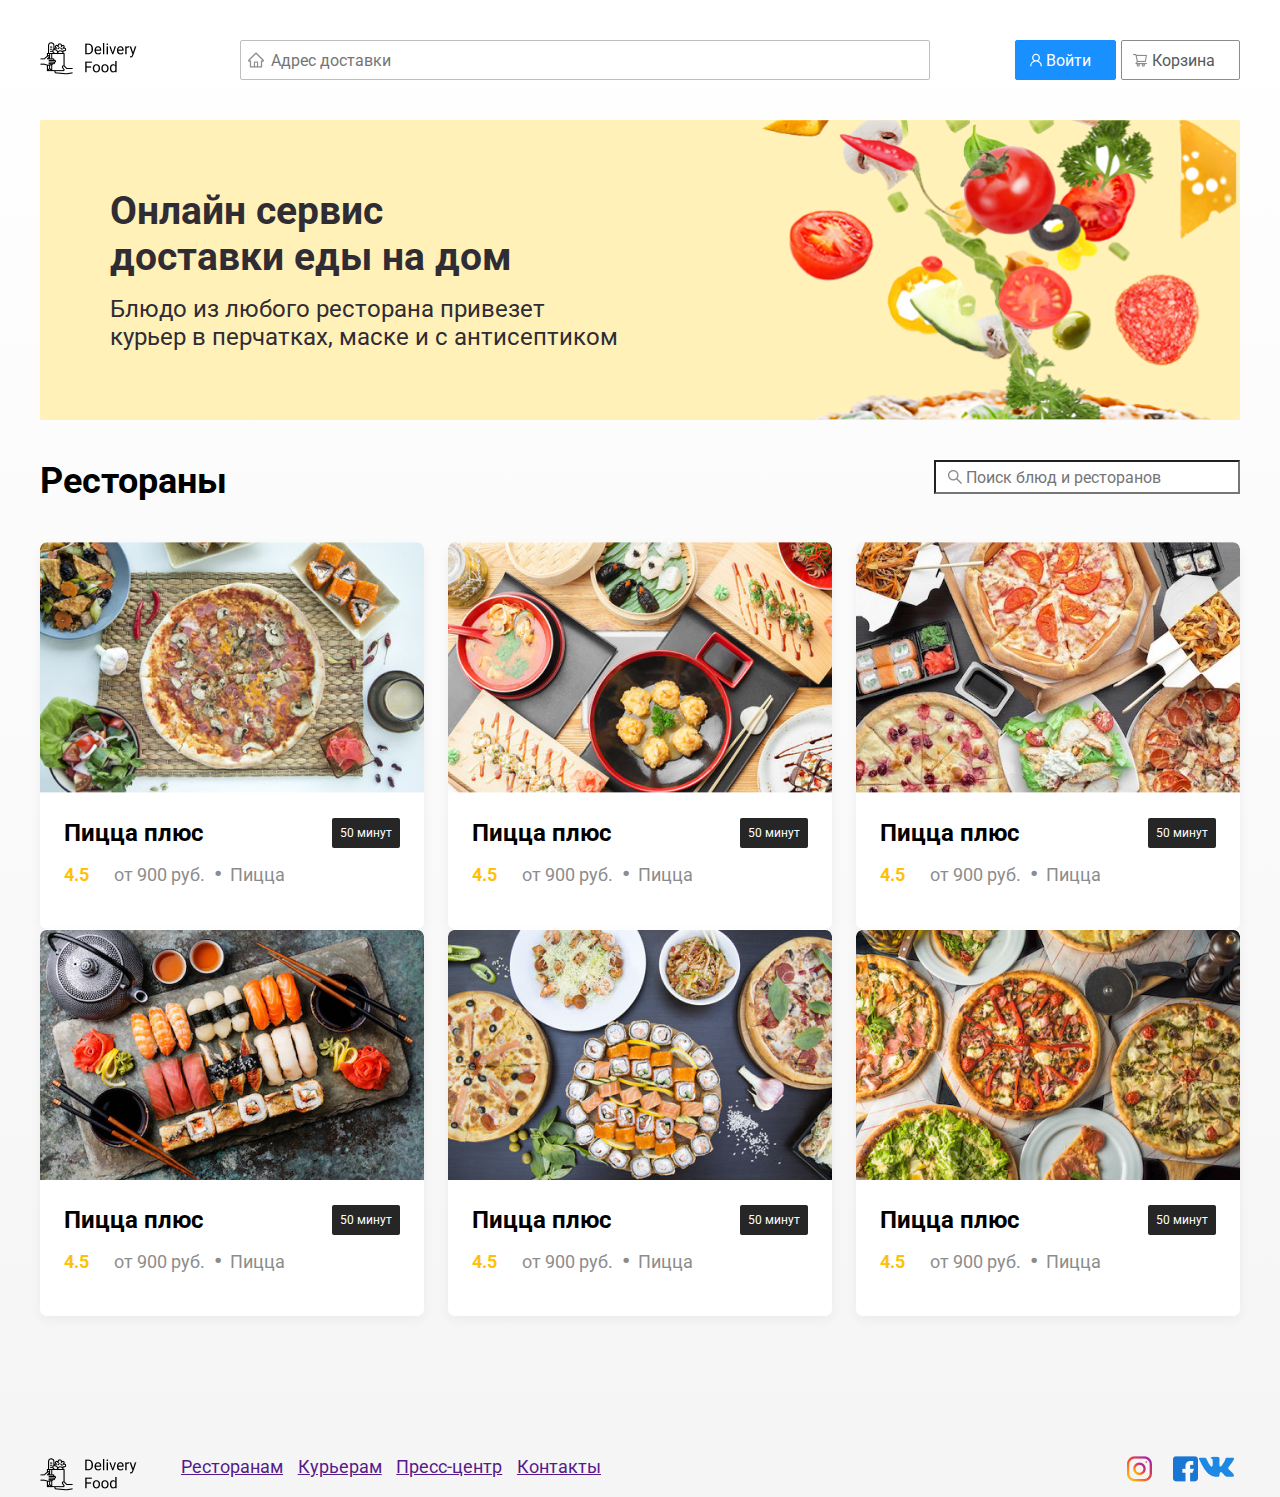
<file: deliveryFood/index.html>
<!DOCTYPE html>
<html lang="ru">

<head>
    <meta charset="UTF-8">
    <meta http-equiv="X-UA-Compatible" content="IE=edge">
    <meta name="viewport" content="width=device-width, initial-scale=1.0">
    <title>DeliverFood-Kotova Pavla Sergeevna</title>
    <link rel="stylesheet" href='assets/css/style.css'>

</head>

<body>
    <div class="container">
        <header class="header">
            <div class="header_logo">
                <img src="assets/images/logo.png" alt="">
            </div>
            <div class="header_adress ">
                <input class="form-control" type="text" placeholder="Адрес доставки">
            </div>
            <div class="header_buttons">
                <a href="#" class="btn btn-blue">Войти</a>
                <a href="#" class="btn"> Корзина</a>
            </div>
        </header>
        <div class="banner">
            <div class="banner_text">
                <div class="banner_headers">
                    Онлайн сервис<br> доставки еды на дом
                </div>
                <div class="banner_discription">
                    Блюдо из любого ресторана привезет<br> курьер в перчатках, маске и с антисептиком
                </div>
            </div>
        </div>
        <main>
            <div class="first_line">
                <div class="restaurants_main">Рестораны</div>
                <div class="search_fr">
                    <input class="search" type="text" placeholder="Поиск блюд и ресторанов">
                </div>
            </div>
            <!--Все блоки-->
            <div class="all_smallpart">
                <div class="card-restaurant">
                    <div class="card-restaurant_img">
                        <img src="assets/images/picture1.jpg" alt="Пицца плюс">
                    </div>
                    <div class="card-restaurant_info">
                        <header class="card-restaurant_header">
                            <h3 class="card-restaurant_title">
                                Пицца плюс
                            </h3>
                            <div class="card-restaurant_times">
                                50 минут
                            </div>
                        </header>
                        <footer class="card-restaurant_footer">
                            <div class="card-restaurant_rating">
                                4.5
                            </div>
                            <div class="card-restaurant_price">
                                от 900 руб.
                            </div>
                            <div class="card-restaurant_type">
                                Пицца
                            </div>
                        </footer>
                    </div>
                </div>
                <div class="card-restaurant">
                    <div class="card-restaurant_img">
                        <img src="assets/images/picture2.jpg" alt="Пицца плюс">
                    </div>
                    <div class="card-restaurant_info">
                        <header class="card-restaurant_header">
                            <h3 class="card-restaurant_title">
                                Пицца плюс
                            </h3>
                            <div class="card-restaurant_times">
                                50 минут
                            </div>
                        </header>
                        <footer class="card-restaurant_footer">
                            <div class="card-restaurant_rating">
                                4.5
                            </div>
                            <div class="card-restaurant_price">
                                от 900 руб.
                            </div>
                            <div class="card-restaurant_type">
                                Пицца
                            </div>
                        </footer>
                    </div>
                </div>
                <div class="card-restaurant">
                    <div class="card-restaurant_img">
                        <img src="assets/images/picture3.jpg" alt="Пицца плюс">
                    </div>
                    <div class="card-restaurant_info">
                        <header class="card-restaurant_header">
                            <h3 class="card-restaurant_title">
                                Пицца плюс
                            </h3>
                            <div class="card-restaurant_times">
                                50 минут
                            </div>
                        </header>
                        <footer class="card-restaurant_footer">
                            <div class="card-restaurant_rating">
                                4.5
                            </div>
                            <div class="card-restaurant_price">
                                от 900 руб.
                            </div>
                            <div class="card-restaurant_type">
                                Пицца
                            </div>
                        </footer>
                    </div>
                </div>
                <div class="card-restaurant">
                    <div class="card-restaurant_img">
                        <img src="assets/images/picture4.jpg" alt="Пицца плюс">
                    </div>
                    <div class="card-restaurant_info">
                        <header class="card-restaurant_header">
                            <h3 class="card-restaurant_title">
                                Пицца плюс
                            </h3>
                            <div class="card-restaurant_times">
                                50 минут
                            </div>
                        </header>
                        <footer class="card-restaurant_footer">
                            <div class="card-restaurant_rating">
                                4.5
                            </div>
                            <div class="card-restaurant_price">
                                от 900 руб.
                            </div>
                            <div class="card-restaurant_type">
                                Пицца
                            </div>
                        </footer>
                    </div>
                </div>
                <div class="card-restaurant">
                    <div class="card-restaurant_img">
                        <img src="assets/images/picture5.png" alt="Пицца плюс">
                    </div>
                    <div class="card-restaurant_info">
                        <header class="card-restaurant_header">
                            <h3 class="card-restaurant_title">
                                Пицца плюс
                            </h3>
                            <div class="card-restaurant_times">
                                50 минут
                            </div>
                        </header>
                        <footer class="card-restaurant_footer">
                            <div class="card-restaurant_rating">
                                4.5
                            </div>
                            <div class="card-restaurant_price">
                                от 900 руб.
                            </div>
                            <div class="card-restaurant_type">
                                Пицца
                            </div>
                        </footer>
                    </div>
                </div>
                <div class="card-restaurant">
                    <div class="card-restaurant_img">
                        <img src="assets/images/picture6.png" alt="Пицца плюс">
                    </div>
                    <div class="card-restaurant_info">
                        <header class="card-restaurant_header">
                            <h3 class="card-restaurant_title">
                                Пицца плюс
                            </h3>
                            <div class="card-restaurant_times">
                                50 минут
                            </div>
                        </header>
                        <footer class="card-restaurant_footer">
                            <div class="card-restaurant_rating">
                                4.5
                            </div>
                            <div class="card-restaurant_price">
                                от 900 руб.
                            </div>
                            <div class="card-restaurant_type">
                                Пицца
                            </div>
                        </footer>
                    </div>
                </div>
        </main>
        <footer class="footer">
            <div class="logo_footer">
                <img src="assets/images/logo.png" alt="">
            </div>
            <div>
                <ul class="words_footer">
                    <li class="flexclass"><a href="">Ресторанам</a></li>
                    <li class="flexclass"><a href="">Курьерам</a></li>
                    <li class="flexclass"><a href=''>Пресс-центр</a></li>
                    <li class="flexclass"><a href=''>Контакты</a></li>
                </ul>
            </div>
            <div>
                <ul class="social_network">
                    <li class="flexclass"> <a href=""><img src="assets/images/Group 1.png" alt=""></a></li>
                    <li class="flexclass"> <a href=""> <img src="assets/images/Group 3.png" alt=""></a></li>
                </ul>
            </div>
        </footer>
    </div>
</body>
</html>
</file>
<file: deliveryFood/assets/css/style.css>
@import url('https://fonts.googleapis.com/css2?family=Roboto:wght@400;700&display=swap');

* {
   box-sizing: border-box;
   padding: 0;
   margin: 0;
}

body {
   background-image: linear-gradient(to bottom, #F5F5F500, #F5F5F5);
}

h1,
h2,
p,
a,
input,
div {
   font-family: 'Roboto', sans-serif;
}

.container {
   width: 1200px;
   margin: 0 auto;
}

.header {
   display: flex;
   justify-content: space-between;
   height: 120px;
   align-items: center;

}

.header_logo {
   width: 200px;
}

.header_adress {
   width: 690px;
   height: 40px;

}

.header_buttons {
   width: 310px;
   display: flex;
   justify-content: flex-end;

}



.form-control {
   width: 100%;
   border: 1px solid #BFBFBF;
   border-radius: 2px;
   height: 40px;
   padding-left: 30px;
   font-size: 1rem;
   background-image: url(../images/Vector.png);
   background-repeat: no-repeat;
   background-position: left;
   background-position: 7px;

}

.btn {
   text-decoration: none;
   color: #595959;
   border: 1px solid #8C8C8C;
   border-radius: 2px;
   height: 40px;
   width: 119px;
   display: flex;
   align-items: center;
   padding-right: 16px;
   padding-left: 30px;
   margin-left: 5px;
   background-image: url(../images/icon\ container.png);
   background-repeat: no-repeat;
   background-position: left;
   background-position: 10px;
}

.btn-blue {
   width: 101px;
   height: 40px;
   border-color: #1890FF;
   background-color: #1890FF;
   color: white;
   background-image: url(../images/human.png);
   background-repeat: no-repeat;
   background-position: left;
   background-position: 14px;
   padding-left: 30px;
}

.banner {
   height: 300px;
   background-color: #FFF1B8;
   background-image: url(../images/image1.png);
   background-repeat: no-repeat;
   background-position: right;
   background-size: contain;
   border-radius: 2px;
   padding: 68px 70px;
}

.banner_text {
   width: 540px;
}

.banner_headers {
   font-weight: bold;
   font-size: 39px;
   line-height: 46px;
   color: #302C34;
   margin-bottom: 15px;
}

.banner_discription {
   font-size: 24px;
   line-height: 28px;
   color: #302c34;
}


.first_line {
   display: flex;
   justify-content: space-between;

}

.restaurants_main {
   font-size: 36px;
   font-weight: bold;
   padding-top: 40px;
}

.search_fr {
   padding-top: 40px;
}

.search {
   font-size: 16px;
   width: 306px;
   height: 34px;
   padding-left: 30px;
   background-image: url(../images/search.png);
   background-repeat: no-repeat;
   background-position: left;
   background-position: 10px;
}

.all_smallpart {
   margin-top: 40px;
   display: flex;
   flex-direction: row;
   justify-content: space-between;
   flex-wrap: wrap;
}

.small_block {
   width: 384px;
   height: 380px;
   display: flex;
   background-color: white;
   margin-bottom: 20px;
}


.block_picture {
   align-self: flex-start;
}

.flexclass {
   display: flex;
}

.part11_inf {
   margin-top: 30px;
   display: flex;
}

.text1 {
   font-size: 32px;
   font-weight: bold;
   height: 32px;
   width: 260px;
   margin-left: 20px;
}

.text2 {
   font-size: 12px;
   color: white;
   align-self: center;
   padding-left: 10px;
}

.block_text {
   width: 57px;
   height: 25px;
   background-color: black;
   display: flex;
   border-radius: 2px;
   align-self: center;
}

.part2_inf {
   margin-top: 20px;
   width: 172px;
   height: 32px;
   display: flex;
   flex-direction: row;
   justify-content: space-around;
}

.price_food {
   color: gray;
}

.star {
   color: rgba(255, 193, 7, 1);
   font-weight: bold;
}

.footer {
   margin-top: 140px;
   display: flex;
}

.words_footer {
   width: 420px;
   display: flex;
   flex-direction: row;
   justify-content: space-between;
   font-size: 18px;
   margin-left: 40px;
}

.social_network {
   margin-left: 525px;
   display: flex;
   flex-direction: row;
   justify-content: space-between;
}

.card-restaurant {
   width: 384px;
   background-color: #fff;
   box-shadow: 0px 4px 12px rgba(0, 0, 0, 0.05);
   border-radius: 7px;
   overflow: hidden;
}

.card-restaurant_header{
   display: flex;
   justify-content: space-between;
   align-items: center;
   margin-bottom: 10px;
}

.card-restaurant_info{
   padding: 20px 24px 38px;
}

.card-restaurant_title {
   font-family: "Roboto";
   font-size: 24px;
   line-height: 32px;
   color: #000000;
}

.card-restaurant_times{
   background: #262626;
   border-radius: 2px;
   font-size: 12px;
   line-height: 20px;
   color: #fff;
   padding: 5px 8px;
}

.card-restaurant_footer{
   display: flex;
   align-items: center;
}

.card-restaurant_rating{
   font-family: "Roboto";
   font-weight: bold;
   font-size: 18px;
   line-height: 32px;
   color: #FFC107;
}

.card-restaurant_footer > div{
   margin-right: 25px;
}

.card-restaurant_price, .card-restaurant_type{
   font-family: "Roboto";
   font-style: normal;
   font-weight: normal;
   font-size: 18px;
   line-height: 32px;
   color: #8C8C8C;
}

.card-restaurant_type{
   display: flex;
   position: relative;
}

.card-restaurant_type::before{
   content: "\00B7";
   display: inline-block;
   position: absolute;
   top: 50%;
   transform: translateY(-50%);
   font-size: 3rem;
   left: -18px;
}
</file>
